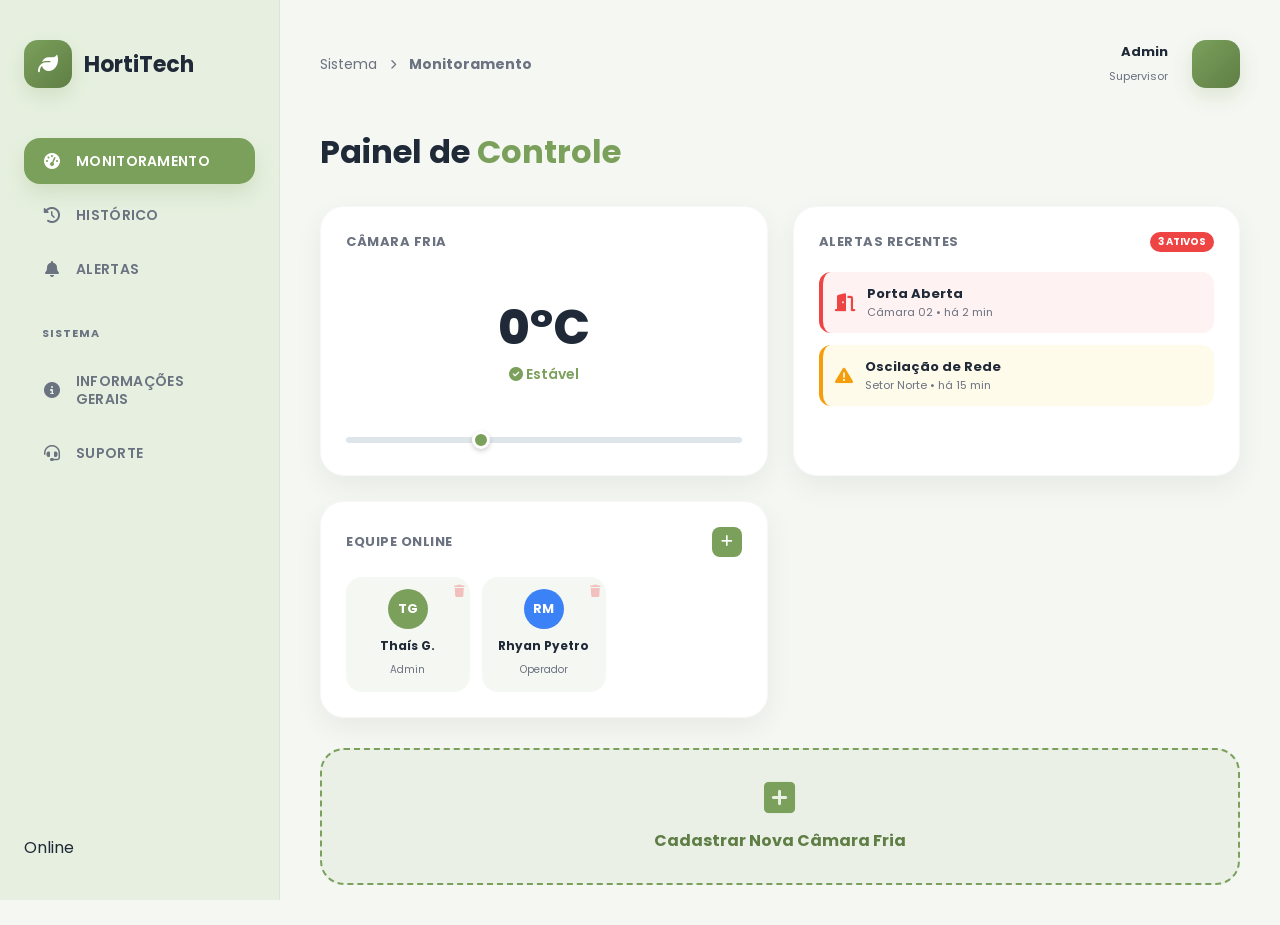
<file: FrontEnd/index.html>
<!DOCTYPE html>
<html lang="pt-br">

<head>
    <meta charset="UTF-8">
    <meta name="viewport" content="width=device-width, initial-scale=1.0">
    <title>HortiTech | Monitoramento</title>

    <link href="https://fonts.googleapis.com/css2?family=Poppins:wght@300;400;500;600;700;800&display=swap" rel="stylesheet">
    <link rel="stylesheet" href="https://cdnjs.cloudflare.com/ajax/libs/font-awesome/6.4.0/css/all.min.css">
    
    <style>
        :root {
            --primary: #7BA05B;
            --primary-dark: #5F7E45;
            --bg: #F4F7F2;
            --sidebar: #E7F0E0;
            --white: #FFFFFF;
            --text: #1F2937;
            --muted: #6B7280;
            --border: rgba(0,0,0,0.05);
            --shadow: 0 10px 30px rgba(0,0,0,0.06);
            --radius: 24px;
        }

        * {
            margin: 0;
            padding: 0;
            box-sizing: border-box;
            font-family: 'Poppins', sans-serif;
        }

        body {
            background: var(--bg);
            color: var(--text);
            min-height: 100vh;
            overflow-x: hidden;
        }

        .app-wrapper {
            display: flex;
            min-height: 100vh;
        }

        .side-navigation {
  width: 280px;
  min-width: 280px;
  background: var(--sidebar);
  border-right: 1px solid rgba(0, 0, 0, 0.05);
  padding: 40px 24px;
  display: flex;
  flex-direction: column;
  position: sticky;
  top: 0;
  height: 100vh;
}

.nav-brand {
  display: flex;
  align-items: center;
  gap: 12px;
  margin-bottom: 50px;
}

.logo-circle {
  width: 48px;
  height: 48px;
  border-radius: 14px;
  background: linear-gradient(135deg, var(--primary), var(--primary-dark));
  display: flex;
  align-items: center;
  justify-content: center;
  color: white;
  font-size: 20px;
  box-shadow: 0 8px 20px rgba(123, 160, 91, 0.2);
}

.nav-brand span {
  font-size: 22px;
  font-weight: 700;
}

/* MENU DE NAVEGAÇÃO (FONTES CORRIGIDAS) */
.nav-menu {
  display: flex;
  flex-direction: column;
  gap: 8px;
  flex: 1;
}

.nav-link {
  text-decoration: none;
  display: flex;
  align-items: center;
  gap: 14px;
  padding: 14px 18px;
  border-radius: 16px;
  color: var(--muted);
  
  font-size: 14px;
  font-weight: 600;
  letter-spacing: 0.3px;
  
  transition: 0.3s ease;
}

.nav-link i {
  font-size: 16px;
  width: 20px;
  text-align: center;
}

.nav-link span {
  line-height: 1.3;
}

.nav-link span small {
  font-size: 14px;
  font-weight: 600;
  text-transform: none;
}

.nav-link:hover {
  background: rgba(255, 255, 255, 0.5);
  transform: translateX(5px);
  color: var(--primary-dark);
}

/* Estado Ativo (Botão Arredondado Verde) */
.nav-link.active {
  background: var(--primary);
  color: white;
  box-shadow: 0 10px 20px rgba(123, 160, 91, 0.2);
}

.nav-item-separator {
  margin: 24px 18px 8px;
  font-size: 11px;
  color: var(--muted);
  font-weight: 700;
  letter-spacing: 1px;
  text-transform: uppercase;
}

        /* VIEWPORT PRINCIPAL */
        .main-viewport {
            flex: 1;
            padding: 40px;
            max-width: 1200px;
            margin: 0 auto;
            width: 100%;
        }

        .content-header {
            display: flex;
            justify-content: space-between;
            align-items: center;
            margin-bottom: 40px;
        }

        .breadcrumb {
            display: flex;
            align-items: center;
            gap: 8px;
            color: var(--muted);
            font-size: 14px;
        }

        .user-profile {
            display: flex;
            align-items: center;
            gap: 14px;
        }

        .user-name {
            font-size: 14px;
            font-weight: 600;
        }

        .avatar {
            width: 48px;
            height: 48px;
            border-radius: 14px;
            background: linear-gradient(135deg, var(--primary), var(--primary-dark));
            box-shadow: 0 8px 20px rgba(123,160,91,0.2);
        }

        .main-heading {
            font-size: 32px;
            font-weight: 700;
            margin-bottom: 30px;
        }

        .highlight {
            color: var(--primary);
        }

        /* DASHBOARD GRID */
        .dashboard-grid {
            display: grid;
            grid-template-columns: repeat(auto-fit, minmax(300px, 1fr));
            gap: 25px;
            margin-bottom: 30px;
        }

        .card {
            background: var(--white);
            border-radius: var(--radius);
            padding: 25px;
            box-shadow: var(--shadow);
            border: 1px solid rgba(0,0,0,0.03);
            transition: transform 0.3s ease;
        }

        .card:hover {
            transform: translateY(-5px);
        }

        .card-header {
            display: flex;
            justify-content: space-between;
            align-items: center;
            margin-bottom: 20px;
        }

        .card-title {
            font-size: 13px;
            font-weight: 700;
            color: var(--muted);
            text-transform: uppercase;
            letter-spacing: 0.5px;
        }

        .temp-display {
            text-align: center;
            padding: 20px 0;
        }

        .temp-value {
            font-size: 48px;
            font-weight: 800;
            color: var(--text);
        }

        .temp-status {
            font-size: 14px;
            color: var(--primary);
            font-weight: 600;
        }

        .slider-control {
            margin-top: 20px;
        }

        .slider {
            width: 100%;
            height: 6px;
            border-radius: 5px;
            background: #dfe6e9;
            outline: none;
            appearance: none;
            -webkit-appearance: none;
        }

        .slider::-webkit-slider-thumb {
            -webkit-appearance: none;
            appearance: none;
            width: 18px;
            height: 18px;
            background: var(--primary);
            border-radius: 50%;
            cursor: pointer;
            border: 3px solid white;
            box-shadow: 0 2px 5px rgba(0, 0, 0, 0.2);
        }

        /* LISTA DE ALERTAS */
        .alert-list {
            display: flex;
            flex-direction: column;
            gap: 12px;
        }

        .alert-item {
            display: flex;
            align-items: center;
            gap: 12px;
            padding: 12px;
            border-radius: 12px;
        }

        .alert-icon {
            font-size: 18px;
        }

        .alert-info h4 {
            font-size: 13px;
            font-weight: 700;
        }

        .alert-info p {
            font-size: 11px;
        }

        /* EQUIPE */
        .team-grid {
            display: grid;
            grid-template-columns: repeat(auto-fill, minmax(110px, 1fr));
            gap: 12px;
            max-height: 200px;
            overflow-y: auto;
        }

        .member-card {
            background: var(--bg);
            padding: 12px;
            border-radius: 16px;
            text-align: center;
            position: relative;
        }

        .member-avatar {
            width: 40px;
            height: 40px;
            border-radius: 50%;
            background: var(--primary);
            margin: 0 auto 8px;
            display: flex;
            align-items: center;
            justify-content: center;
            color: white;
            font-weight: 700;
            font-size: 13px;
        }

        .member-name {
            font-size: 12px;
            font-weight: 700;
            display: block;
            white-space: nowrap;
            overflow: hidden;
            text-overflow: ellipsis;
        }

        .member-role {
            font-size: 10px;
            color: var(--muted);
        }

        .btn-remove-member {
            position: absolute;
            top: 5px;
            right: 5px;
            background: none;
            border: none;
            color: #ef4444;
            cursor: pointer;
            font-size: 12px;
            opacity: 0.3;
            transition: opacity 0.2s;
        }

        .member-card:hover .btn-remove-member {
            opacity: 1;
        }

        .btn-add {
            background: var(--primary);
            color: white;
            border: none;
            width: 30px;
            height: 30px;
            border-radius: 8px;
            cursor: pointer;
            transition: 0.3s;
            display: flex;
            align-items: center;
            justify-content: center;
        }

        .btn-add:hover {
            background: var(--primary-dark);
        }

        /* REGISTRAR CÂMARA */
        .btn-register-camara {
            display: flex;
            flex-direction: column;
            align-items: center;
            justify-content: center;
            gap: 12px;
            background: rgba(123, 160, 91, 0.08);
            border: 2px dashed var(--primary);
            border-radius: var(--radius);
            padding: 30px;
            text-decoration: none;
            color: var(--primary-dark);
            font-weight: 700;
            font-size: 16px;
            transition: all 0.3s ease;
            cursor: pointer;
        }

        .btn-register-camara:hover {
            background: rgba(123, 160, 91, 0.15);
            transform: translateY(-5px);
        }

        .btn-register-camara i {
            font-size: 36px;
            color: var(--primary);
        }

        /* MODAL */
        .modal {
            display: none;
            position: fixed;
            top: 0; left: 0; width: 100%; height: 100%;
            background: rgba(0, 0, 0, 0.4);
            justify-content: center;
            align-items: center;
            z-index: 100;
        }

        .modal-content {
            background: white;
            padding: 30px;
            border-radius: 20px;
            width: 100%;
            max-width: 360px;
            box-shadow: 0 10px 25px rgba(0,0,0,0.1);
        }

        .modal-header {
            font-weight: 700;
            font-size: 18px;
            margin-bottom: 20px;
            color: var(--text);
        }

        .modal input, .modal select {
            width: 100%;
            padding: 12px 16px;
            border: 1.5px solid #dfe6e9;
            border-radius: 25px;
            margin-bottom: 15px;
            outline: none;
            font-size: 13px;
        }

        .modal input:focus, .modal select:focus {
            border-color: var(--primary);
        }

        .modal-actions {
            display: flex;
            gap: 10px;
            justify-content: flex-end;
        }

        .btn-cancel {
            background: #dfe6e9; border: none; padding: 10px 20px; border-radius: 20px; cursor: pointer; font-weight: 600;
        }

        .btn-save {
            background: var(--primary); color: white; border: none; padding: 10px 20px; border-radius: 20px; cursor: pointer; font-weight: 600;
        }
        .camera-card {

    margin-top: 25px;

    width: 100%;
    height: 120px;

    border: 2px dashed #7da55a;

    border-radius: 20px;

    display: flex;
    align-items: center;
    justify-content: center;
    gap: 25px;

    cursor: pointer;

}


.camera-card i {

    font-size: 50px;
    color: #7da55a;

}


.camera-card:hover {

    background:#f0f7eb;

}

        /* ANIMAÇÕES */
        @keyframes fadeInUp {
            from { opacity: 0; transform: translateY(20px); }
            to { opacity: 1; transform: translateY(0); }
        }

        .animate-in {
            animation: fadeInUp .5s ease forwards;
        }

        /* RESPONSIVO */
        @media(max-width: 768px) {
            .side-navigation {
                width: 100%; height: 70px;
                position: fixed; bottom: 0; top: auto;
                flex-direction: row; padding: 10px; z-index: 100;
            }
            .nav-brand, .nav-footer, .nav-item-separator { display: none; }
            .nav-menu { flex-direction: row; width: 100%; justify-content: space-around; }
            .nav-link { padding: 10px; flex-direction: column; font-size: 10px; gap: 4px; }
            .main-viewport { padding: 20px; padding-bottom: 100px; }
            .content-header { flex-direction: column; align-items: flex-start; gap: 20px; }
            .main-heading { font-size: 28px; }
            .dashboard-grid { grid-template-columns: 1fr; }
        }
    </style>
</head>

<body>
    <div class="app-wrapper">
        <aside class="side-navigation">
            <div class="nav-brand">
                <div class="logo-circle">
                    <i class="fa-solid fa-leaf"></i>
                </div>
                <span>HortiTech</span>
            </div>

            <nav class="nav-menu">
                <a href="index.html" class="nav-link active"><i class="fa-solid fa-gauge-high"></i> <span>MONITORAMENTO</span></a>
                <a href="/pages/historico.html" class="nav-link"><i class="fa-solid fa-clock-rotate-left"></i> <span>HISTÓRICO</span></a>
                <a href="/pages/alerta.html" class="nav-link"><i class="fa-solid fa-bell"></i> <span>ALERTAS</span></a>
                <div class="nav-item-separator">SISTEMA</div>
                <a href="/pages/informacoes.html" class="nav-link"><i class="fa-solid fa-circle-info"></i> <span>INFORMAÇÕES GERAIS</span></a>
                <a href="/pages/suporte.html" class="nav-link"><i class="fa-solid fa-headset"></i> <span>SUPORTE</span></a>
            </nav>

            <div class="nav-footer">
                <div class="status-indicator">
                    <span class="dot"></span> Online
                </div>
            </div>
        </aside>

        <main class="main-viewport">
            <header class="content-header">
                <div class="breadcrumb">
                    Sistema <i class="fa-solid fa-chevron-right" style="font-size: 10px; margin: 0 5px;"></i> <b>Monitoramento</b>
                </div>
                <div class="user-profile">
                    <div class="user-info" style="text-align: right; margin-right: 10px;">
                        <span class="user-name" style="display: block; font-size: 13px; font-weight: 700;">Admin</span>
                        <span style="font-size: 11px; color: var(--muted);">Supervisor</span>
                    </div>
                    <div class="avatar"></div>
                </div>
            </header>

            <div class="scrollable-content">
                <section class="animate-in">
                    <h1 class="main-heading">Painel de <span class="highlight">Controle</span></h1>

                    <div class="dashboard-grid">
                        
                        <div class="card">
                            <div class="card-header">
                                <span class="card-title">Câmara Fria</span>
                            </div>
                            <div class="temp-display">
                                <span class="temp-value" id="tempDisplay">0°C</span>
                                <p class="temp-status" id="tempStatus"><i class="fa-solid fa-check-circle"></i> Estável</p>
                            </div>
                            <div class="slider-control">
                                <input type="range" min="-10" max="20" value="0" class="slider" id="tempSlider">
                            </div>
                        </div>

                        <div class="card">
                            <div class="card-header">
                                <span class="card-title">Alertas Recentes</span>
                                <span style="font-size: 10px; background: #ef4444; color: white; padding: 2px 8px; border-radius: 20px; font-weight: 700;">3 ATIVOS</span>
                            </div>
                            <div class="alert-list">
                                <div class="alert-item" style="background: #FEF2F2; border-left: 4px solid #ef4444;">
                                    <i class="fa-solid fa-door-open alert-icon" style="color: #ef4444;"></i>
                                    <div class="alert-info">
                                        <h4 style="color: var(--text);">Porta Aberta</h4>
                                        <p style="color: var(--muted);">Câmara 02 • há 2 min</p>
                                    </div>
                                </div>
                                <div class="alert-item" style="background: #FFFBEB; border-left: 4px solid #f59e0b;">
                                    <i class="fa-solid fa-triangle-exclamation alert-icon" style="color: #f59e0b;"></i>
                                    <div class="alert-info">
                                        <h4 style="color: var(--text);">Oscilação de Rede</h4>
                                        <p style="color: var(--muted);">Setor Norte • há 15 min</p>
                                    </div>
                                </div>
                            </div>
                        </div>

                        <div class="card">
                            <div class="card-header">
                                <span class="card-title">Equipe Online</span>
                                <button class="btn-add" onclick="openModal()" title="Adicionar Colaborador"><i class="fa-solid fa-plus"></i></button>
                            </div>
                            <div class="team-grid" id="teamGrid">
                                <div class="member-card" data-id="1">
                                    <button class="btn-remove-member" onclick="removeMember(1)"><i class="fa-solid fa-trash"></i></button>
                                    <div class="member-avatar">TG</div>
                                    <span class="member-name">Thaís G.</span>
                                    <span class="member-role">Admin</span>
                                </div>
                                <div class="member-card" data-id="2">
                                    <button class="btn-remove-member" onclick="removeMember(2)"><i class="fa-solid fa-trash"></i></button>
                                    <div class="member-avatar" style="background: #3b82f6;">RM</div>
                                    <span class="member-name">Rhyan Pyetro</span>
                                    <span class="member-role">Operador</span>
                                </div>
                            </div>
                        </div>
                    </div>

                    <a href="/pages/cadastroCamara.html" class="btn-register-camara animate-in" style="animation-delay: 0.2s;">
                        <i class="fa-solid fa-square-plus"></i>
                        <span>Cadastrar Nova Câmara Fria</span>

                        <div id="cameraCadastrada" class="camera-card" style="display:none;">

    <i class="fa-solid fa-house"></i>

    <div>
        <h3 id="nomeCamera"></h3>
        <p>Câmara cadastrada</p>
    </div>

</div>
                    </a>
                </section>
            </div>
        </main>
    </div>

    <div class="modal" id="colaboradorModal">
        <div class="modal-content">
            <div class="modal-header">Novo Colaborador</div>
            <input type="text" id="newMemberName" placeholder="Nome do colaborador" required>
            <select id="newMemberRole">
                <option value="Operador">Operador</option>
                <option value="Admin">Admin</option>
                <option value="Supervisor">Supervisor</option>
            </select>
            <div class="modal-actions">
                <button class="btn-cancel" onclick="closeModal()">Cancelar</button>
                <button class="btn-save" onclick="addMember()">Adicionar</button>
            </div>
        </div>
    </div>

   

    
</div>

    <script>
        const slider = document.getElementById('tempSlider');
        const display = document.getElementById('tempDisplay');
        const status = document.getElementById('tempStatus');

        slider.addEventListener('input', (e) => {
            const val = parseInt(e.target.value);
            display.innerText = val + '°C';
            if (val > 12) {
                display.style.color = '#ef4444';
                status.style.color = '#ef4444';
                status.innerHTML = '<i class="fa-solid fa-triangle-exclamation"></i> Muito Alta';
            } else if (val < -5) {
                display.style.color = '#3b82f6';
                status.style.color = '#3b82f6';
                status.innerHTML = '<i class="fa-solid fa-snowflake"></i> Muito Baixa';
            } else {
                display.style.color = 'var(--text)';
                status.style.color = 'var(--primary)';
                status.innerHTML = '<i class="fa-solid fa-check-circle"></i> Estável';
            }
        });

        function openModal() {
            document.getElementById('colaboradorModal').style.display = 'flex';
        }

        function closeModal() {
            document.getElementById('colaboradorModal').style.display = 'none';
            document.getElementById('newMemberName').value = '';
        }

        function removeMember(id) {
            const memberCard = document.querySelector(`.member-card[data-id="${id}"]`);
            if (memberCard) memberCard.remove();
        }

        function addMember() {
            const name = document.getElementById('newMemberName').value.trim();
            const role = document.getElementById('newMemberRole').value;
            
            if (!name) {
                alert('Por favor, insira o nome do colaborador.');
                return;
            }

            const id = Date.now();
            const initials = name.split(' ').map(n => n[0]).join('').toUpperCase().substring(0, 2);
            
            const newCard = document.createElement('div');
            newCard.className = 'member-card';
            newCard.setAttribute('data-id', id);
            newCard.innerHTML = `
                <button class="btn-remove-member" onclick="removeMember(${id})"><i class="fa-solid fa-trash"></i></button>
                <div class="member-avatar" style="background: var(--primary-dark);">${initials}</div>
                <span class="member-name">${name}</span>
                <span class="member-role">${role}</span>
            `;
            
            document.getElementById('teamGrid').appendChild(newCard);
            closeModal();

            
        }

        document.addEventListener("DOMContentLoaded",()=>{


const camera = JSON.parse(
localStorage.getItem("cameraCadastrada")
);


if(camera){


const card = document.getElementById("cameraCadastrada");


card.style.display="flex";


document.getElementById("nomeCamera").innerHTML =
camera.nome;



card.onclick=function(){


window.location.href="informacoes.html";


}



}


});


document.addEventListener("DOMContentLoaded",()=>{


const lista = document.getElementById("listaCameras");


const cameras = JSON.parse(
localStorage.getItem("cameras")
) || [];



cameras.forEach((camera,index)=>{


lista.innerHTML += `

<div class="camera-card" onclick="abrirCamera(${index})">


<i class="fa-solid fa-house"></i>


<div>

<h3>${camera.nome}</h3>

<p>
Câmara cadastrada
</p>

</div>


</div>

`;

});


});



function abrirCamera(index){


localStorage.setItem(
"cameraSelecionada",
index
);


window.location.href="informacoes.html";


}
    </script>
</body>
</html>
</file>
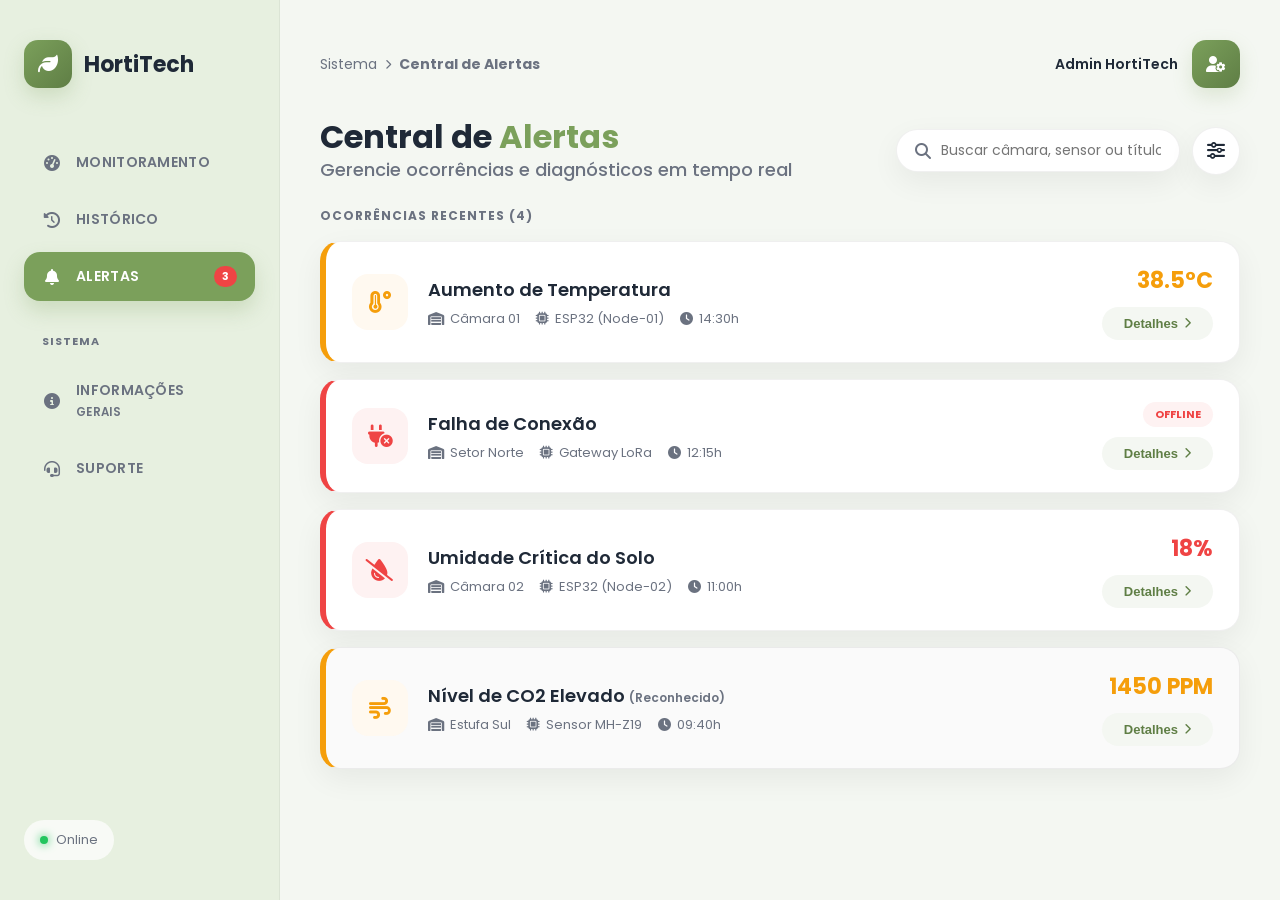
<file: FrontEnd/pages/alerta.html>
<!DOCTYPE html>
<html lang="pt-BR">
<head>
  <meta charset="UTF-8" />
  <meta name="viewport" content="width=device-width, initial-scale=1.0"/>
  <title>HortiTech • Central de Alertas</title>

  <!-- Google Fonts -->
  <link rel="preconnect" href="https://fonts.googleapis.com">
  <link rel="preconnect" href="https://fonts.gstatic.com" crossorigin>
  <link href="https://fonts.googleapis.com/css2?family=Poppins:wght@400;500;600;700;800&display=swap" rel="stylesheet">

  <!-- Font Awesome Icons -->
  <link rel="stylesheet" href="https://cdnjs.cloudflare.com/ajax/libs/font-awesome/6.5.1/css/all.min.css">
  
  <!-- CSS Personalizado -->
  <link rel="stylesheet" href="../css/alerta.css">
</head>

<body>

<div class="app-wrapper">

  <!-- SIDEBAR NAVEGAÇÃO -->
  <aside class="side-navigation">
    <div class="nav-brand">
      <div class="logo-circle">
        <i class="fa-solid fa-leaf"></i>
      </div>
      <span>HortiTech</span>
    </div>

    <nav class="nav-menu">
      <a href="/index.html" class="nav-link">
        <i class="fa-solid fa-gauge-high"></i>
        <span>MONITORAMENTO</span>
      </a>
      <a href="/pages/historico.html" class="nav-link">
        <i class="fa-solid fa-clock-rotate-left"></i>
        <span>HISTÓRICO</span>
      </a>
      
      <a href="/pages/alerta.html" class="nav-link active">
        <i class="fa-solid fa-bell"></i>
        <span>ALERTAS</span>
        <span class="nav-badge" id="alert-counter-badge">0</span>
      </a>
      
      <div class="nav-item-separator">SISTEMA</div>
      
      <a href="/pages/informacoes.html" class="nav-link">
        <i class="fa-solid fa-circle-info"></i>
        <span>INFORMAÇÕES<br><small>GERAIS</small></span>
      </a>
      <a href="/pages/suporte.html" class="nav-link">
        <i class="fa-solid fa-headset"></i>
        <span>SUPORTE</span>
      </a>
    </nav>

    <div class="nav-footer">
      <div class="status-indicator">
        <div class="dot"></div>
        <span>Online</span>
      </div>
    </div>
  </aside>

  <!-- CONTEÚDO PRINCIPAL -->
  <main class="main-viewport">
    
    <header class="content-header">
      <div class="breadcrumb">
        <span>Sistema</span>
        <i class="fa-solid fa-chevron-right" style="font-size: 10px;"></i>
        <strong>Central de Alertas</strong>
      </div>

      <div class="user-profile">
        <span class="user-name">Admin HortiTech</span>
        <div class="avatar">
          <i class="fa-solid fa-user-gear"></i>
        </div>
      </div>
    </header>

    <div class="scrollable-content">
      
      <!-- CABEÇALHO DA PÁGINA COM BARRA DE PESQUISA -->
      <div class="page-topbar">
        <div>
          <h1 class="main-heading">Central de <span class="highlight">Alertas</span></h1>
          <h2 class="sub-heading">Gerencie ocorrências e diagnósticos em tempo real</h2>
        </div>

        <div class="topbar-actions">
          <div class="search-box">
            <i class="fa-solid fa-magnifying-glass"></i>
            <input type="text" id="input-search" placeholder="Buscar câmara, sensor ou título...">
            <button class="clear-search-btn" id="btn-clear-search" style="display: none;">
              <i class="fa-solid fa-xmark"></i>
            </button>
          </div>

          <button class="filter-btn" id="btn-open-filter" title="Filtrar alertas">
            <i class="fa-solid fa-sliders"></i>
            <span class="filter-indicator" id="filter-indicator"></span>
          </button>
        </div>
      </div>

      <!-- TAGS DE FILTROS ATIVOS -->
      <div class="active-filters-bar" id="active-filters-bar" style="display: none;">
        <span class="filters-label"><i class="fa-solid fa-filter"></i> Filtros ativos:</span>
        <div class="filter-tags-list" id="filter-tags-list"></div>
        <button class="btn-clear-all-filters" id="btn-clear-all-filters">Limpar todos</button>
      </div>

      <!-- PAINEL DE ALERTAS -->
      <section class="alerts-section">
        <div class="section-title">
          <span>Ocorrências Recentes (<span id="alert-count-text">0</span>)</span>
        </div>

        <!-- LISTA ONDE OS CARDS SERÃO RENDERIZADOS DINAMICAMENTE -->
        <div id="alerts-list-container"></div>

        <!-- ESTADO VAZIO CUJO TEXTO MUDA QUANDO NÃO HÁ RESULTADOS DA PESQUISA -->
        <div class="empty-state" id="empty-state" style="display: none;">
          <div class="empty-icon">
            <i class="fa-solid fa-bell-slash"></i>
          </div>
          <h3 id="empty-state-title">Nenhum alerta encontrado</h3>
          <p id="empty-state-desc">Tente ajustar seus termos de busca ou remover os filtros aplicados.</p>
          <button class="btn-reset-search" id="btn-reset-search">Limpar Pesquisa</button>
        </div>
      </section>

    </div>
  </main>
</div>


<!-- =========================================
     MODAL DE DETALHES DO ALERTA
========================================= -->
<div class="modal-backdrop" id="modal-details-backdrop">
  <div class="modal-container" id="modal-details">
    
    <div class="modal-header">
      <div class="modal-title-group">
        <div class="modal-icon-badge" id="modal-severity-icon">
          <i class="fa-solid fa-triangle-exclamation"></i>
        </div>
        <div>
          <span class="modal-subtitle" id="modal-camara-tag">Câmara 01 • Setor A</span>
          <h2 class="modal-title" id="modal-alert-title">Aumento de Temperatura</h2>
        </div>
      </div>
      <button class="modal-close-btn" id="btn-close-modal">
        <i class="fa-solid fa-xmark"></i>
      </button>
    </div>

    <div class="modal-body">
      
      <!-- GRID DE MÉTRICAS -->
      <div class="modal-grid-metrics">
        <div class="metric-card">
          <span class="metric-label">Valor Detectado</span>
          <strong class="metric-value highlight-danger" id="modal-metric-value">38.5°C</strong>
        </div>
        <div class="metric-card">
          <span class="metric-label">Limite Esperado</span>
          <strong class="metric-value" id="modal-metric-expected">18.0°C - 24.0°C</strong>
        </div>
        <div class="metric-card">
          <span class="metric-label">Horário do Disparo</span>
          <strong class="metric-value" id="modal-metric-time">14:30:12h</strong>
        </div>
        <div class="metric-card">
          <span class="metric-label">Dispositivo Hardware</span>
          <strong class="metric-value" id="modal-metric-device">ESP32 (Node-04)</strong>
        </div>
      </div>

      <!-- CAIXA DE DIAGNÓSTICO -->
      <div class="diagnosis-box">
        <div class="box-header">
          <i class="fa-solid fa-stethoscope"></i>
          <span>Diagnóstico Automático HortiTech</span>
        </div>
        <p class="diagnosis-text" id="modal-diagnosis-text">
          Oscilação térmica crítica detectada pelo sensor DHT22. Risco moderado de comprometimento da germinação e desidratação foliar da cultura.
        </p>
      </div>

      <!-- LISTA DE AÇÕES RECOMENDADAS -->
      <div class="recommended-actions">
        <h4><i class="fa-solid fa-list-check"></i> Procedimentos de Correção</h4>
        <ul id="modal-actions-list">
          <li>Verifique se o sistema de ventilação do Setor A está desarmado.</li>
          <li>Inspecione os fusíveis e fonte de alimentação da Câmara 01.</li>
          <li>Acione a irrigação de emergência se a temperatura exceder 40°C.</li>
        </ul>
      </div>

      <!-- HISTÓRICO RÁPIDO DO DISPOSITIVO -->
      <div class="device-history">
        <div class="history-item">
          <i class="fa-solid fa-circle-info"></i>
          <span>Status do Gateway: <strong>Operacional (Sinal 88%)</strong></span>
        </div>
        <div class="history-item">
          <i class="fa-solid fa-shield-halved"></i>
          <span>Última calibração: <strong>10 dias atrás</strong></span>
        </div>
      </div>

    </div>

    <!-- RODAPÉ DO MODAL -->
    <div class="modal-footer">
      <button class="btn-modal-secondary" id="btn-acknowledge-alert">
        <i class="fa-solid fa-eye"></i> Reconhecer
      </button>
      <button class="btn-modal-primary" id="btn-resolve-alert">
        <i class="fa-solid fa-check"></i> Resolver Alerta
      </button>
    </div>

  </div>
</div>


<!-- =========================================
     MODAL DE FILTROS AVANÇADOS
========================================= -->
<div class="modal-backdrop" id="modal-filter-backdrop">
  <div class="modal-container filter-modal-size" id="modal-filter">
    
    <div class="modal-header">
      <div class="modal-title-group">
        <div class="modal-icon-badge filter-badge">
          <i class="fa-solid fa-sliders"></i>
        </div>
        <div>
          <h2 class="modal-title">Filtrar Alertas</h2>
          <span class="modal-subtitle">Refine os resultados exibidos na central</span>
        </div>
      </div>
      <button class="modal-close-btn" id="btn-close-filter-modal">
        <i class="fa-solid fa-xmark"></i>
      </button>
    </div>

    <div class="modal-body">
      
      <!-- SEVERIDADE -->
      <div class="filter-group">
        <label class="filter-label">Nível de Severidade</label>
        <div class="filter-options-grid">
          <button class="chip-btn active" data-filter-type="severity" data-value="all">Todos</button>
          <button class="chip-btn" data-filter-type="severity" data-value="critical">Crítico</button>
          <button class="chip-btn" data-filter-type="severity" data-value="warning">Atenção</button>
          <button class="chip-btn" data-filter-type="severity" data-value="info">Informativo</button>
        </div>
      </div>

      <!-- CÂMARA / LOCAL -->
      <div class="filter-group">
        <label class="filter-label">Câmara / Setor</label>
        <select class="filter-select" id="select-filter-camara">
          <option value="all">Todas as Câmaras</option>
          <option value="Câmara 01">Câmara 01</option>
          <option value="Câmara 02">Câmara 02</option>
          <option value="Câmara 03">Câmara 03</option>
          <option value="Setor Norte">Setor Norte</option>
          <option value="Estufa Sul">Estufa Sul</option>
        </select>
      </div>

      <!-- STATUS DO ALERTA -->
      <div class="filter-group">
        <label class="filter-label">Status da Ocorrência</label>
        <div class="filter-options-grid">
          <button class="chip-btn active" data-filter-type="status" data-value="all">Todos</button>
          <button class="chip-btn" data-filter-type="status" data-value="active">Ativos</button>
          <button class="chip-btn" data-filter-type="status" data-value="acknowledged">Reconhecidos</button>
        </div>
      </div>

    </div>

    <div class="modal-footer">
      <button class="btn-modal-secondary" id="btn-reset-filters">Limpar Filtros</button>
      <button class="btn-modal-primary" id="btn-apply-filters">Aplicar Filtros</button>
    </div>

  </div>
</div>

<!-- SCRIPTS -->
<script src="../script/alerta.js"></script>

</body>
</html>
</file>
<file: FrontEnd/css/alerta.css>
:root {
  /* Paleta oficial HortiTech */
  --primary: #7BA05B;
  --primary-dark: #5F7E45;
  --bg: #F4F7F2;
  --sidebar: #E7F0E0;
  --white: #FFFFFF;
  --text: #1F2937;
  --muted: #6B7280;
  --warning: #f59e0b; 
  --danger: #ef4444; 
  --info: #3b82f6;
  --border: rgba(0, 0, 0, 0.06);
  --shadow: 0 10px 30px rgba(0, 0, 0, 0.06);
  --shadow-lg: 0 20px 40px rgba(0, 0, 0, 0.12);
  --radius: 20px;
}

/* RESET E BASE */
* {
  margin: 0;
  padding: 0;
  box-sizing: border-box;
}

body {
  font-family: 'Poppins', sans-serif;
  background: var(--bg);
  color: var(--text);
  min-height: 100vh;
}

.app-wrapper {
  display: flex;
  min-height: 100vh;
}

/* =========================================
   SIDEBAR NAVEGAÇÃO
========================================= */
.side-navigation {
  width: 280px;
  min-width: 280px;
  background: var(--sidebar);
  border-right: 1px solid rgba(0, 0, 0, 0.05);
  padding: 40px 24px;
  display: flex;
  flex-direction: column;
  position: sticky;
  top: 0;
  height: 100vh;
}

.nav-brand {
  display: flex;
  align-items: center;
  gap: 12px;
  margin-bottom: 50px;
}

.logo-circle {
  width: 48px;
  height: 48px;
  border-radius: 14px;
  background: linear-gradient(135deg, var(--primary), var(--primary-dark));
  display: flex;
  align-items: center;
  justify-content: center;
  color: white;
  font-size: 20px;
  box-shadow: 0 8px 20px rgba(123, 160, 91, 0.25);
}

.nav-brand span {
  font-size: 22px;
  font-weight: 700;
}

.nav-menu {
  display: flex;
  flex-direction: column;
  gap: 8px;
  flex: 1;
}

.nav-link {
  text-decoration: none;
  display: flex;
  align-items: center;
  gap: 14px;
  padding: 14px 18px;
  border-radius: 16px;
  color: var(--muted);
  font-size: 14px;
  font-weight: 600;
  letter-spacing: 0.3px;
  transition: all 0.3s ease;
  position: relative;
}

.nav-link i {
  font-size: 16px;
  width: 20px;
  text-align: center;
}

.nav-link.active {
  background: var(--primary);
  color: white;
  box-shadow: 0 10px 20px rgba(123, 160, 91, 0.25);
}

.nav-link:not(.active):hover {
  background: rgba(255, 255, 255, 0.6);
  transform: translateX(5px);
  color: var(--primary-dark);
}

.nav-badge {
  background: var(--danger);
  color: white;
  font-size: 11px;
  font-weight: 700;
  padding: 2px 8px;
  border-radius: 50px;
  margin-left: auto;
}

.nav-item-separator {
  margin: 24px 18px 8px;
  font-size: 11px;
  color: var(--muted);
  font-weight: 700;
  letter-spacing: 1px;
  text-transform: uppercase;
}

.nav-footer {
  margin-top: auto;
}

.status-indicator {
  display: flex;
  align-items: center;
  gap: 8px;
  background: rgba(255, 255, 255, 0.7);
  padding: 10px 16px;
  border-radius: 50px;
  width: fit-content;
  font-size: 13px;
  color: var(--muted);
}

.dot {
  width: 8px;
  height: 8px;
  border-radius: 50%;
  background: #22c55e;
  box-shadow: 0 0 10px #22c55e;
}

/* =========================================
   MAIN VIEWPORT
========================================= */
.main-viewport {
  flex: 1;
  padding: 40px;
  max-width: 1200px;
  margin: 0 auto;
  width: 100%;
}

.content-header {
  display: flex;
  justify-content: space-between;
  align-items: center;
  margin-bottom: 30px;
}

.breadcrumb {
  display: flex;
  align-items: center;
  gap: 8px;
  color: var(--muted);
  font-size: 14px;
}

.user-profile {
  display: flex;
  align-items: center;
  gap: 14px;
}

.user-name {
  font-size: 14px;
  font-weight: 600;
}

.avatar {
  width: 48px;
  height: 48px;
  border-radius: 14px;
  background: linear-gradient(135deg, var(--primary), var(--primary-dark));
  display: flex;
  align-items: center;
  justify-content: center;
  color: white;
  box-shadow: 0 8px 20px rgba(123, 160, 91, 0.2);
}

.page-topbar {
  display: flex;
  justify-content: space-between;
  align-items: center;
  margin-bottom: 24px;
  flex-wrap: wrap;
  gap: 20px;
}

.main-heading {
  font-size: 32px;
  font-weight: 700;
  line-height: 1.2;
}

.highlight {
  color: var(--primary);
}

.sub-heading {
  font-size: 18px;
  font-weight: 500;
  color: var(--muted);
}

/* BUSCA E FILTROS */
.topbar-actions {
  display: flex;
  align-items: center;
  gap: 12px;
}

.search-box {
  display: flex;
  align-items: center;
  gap: 10px;
  background: var(--white);
  padding: 10px 18px;
  border-radius: 50px;
  box-shadow: var(--shadow);
  border: 1px solid var(--border);
  transition: all 0.3s ease;
}

.search-box:focus-within {
  border-color: var(--primary);
  box-shadow: 0 0 0 4px rgba(123, 160, 91, 0.15);
}

.search-box i {
  color: var(--muted);
}

.search-box input {
  border: none;
  outline: none;
  width: 220px;
  font-family: 'Poppins', sans-serif;
  font-size: 14px;
  background: transparent;
}

.clear-search-btn {
  border: none;
  background: transparent;
  color: var(--muted);
  cursor: pointer;
  padding: 2px 6px;
  border-radius: 50%;
  transition: 0.2s;
}

.clear-search-btn:hover {
  background: #f3f4f6;
  color: var(--text);
}

.filter-btn {
  position: relative;
  width: 48px;
  height: 48px;
  border: none;
  border-radius: 50%;
  background: var(--white);
  box-shadow: var(--shadow);
  border: 1px solid var(--border);
  cursor: pointer;
  display: flex;
  align-items: center;
  justify-content: center;
  font-size: 18px;
  color: var(--text);
  transition: all 0.3s ease;
}

.filter-btn:hover {
  background: var(--primary);
  color: var(--white);
  transform: translateY(-2px);
}

.filter-indicator {
  position: absolute;
  top: 10px;
  right: 10px;
  width: 10px;
  height: 10px;
  background: var(--warning);
  border-radius: 50%;
  border: 2px solid white;
  display: none;
}

/* BARRA DE FILTROS ATIVOS */
.active-filters-bar {
  display: flex;
  align-items: center;
  gap: 12px;
  margin-bottom: 24px;
  background: rgba(255, 255, 255, 0.8);
  padding: 10px 18px;
  border-radius: 16px;
  flex-wrap: wrap;
}

.filters-label {
  font-size: 12px;
  font-weight: 700;
  color: var(--muted);
  text-transform: uppercase;
}

.filter-tags-list {
  display: flex;
  gap: 8px;
  flex-wrap: wrap;
}

.filter-tag {
  background: #eef7e8;
  color: var(--primary-dark);
  font-size: 12px;
  font-weight: 600;
  padding: 4px 12px;
  border-radius: 50px;
  display: flex;
  align-items: center;
  gap: 6px;
}

.filter-tag i {
  cursor: pointer;
  font-size: 11px;
}

.btn-clear-all-filters {
  border: none;
  background: transparent;
  color: var(--danger);
  font-size: 12px;
  font-weight: 600;
  cursor: pointer;
  margin-left: auto;
  text-decoration: underline;
}

/* CARDS DE ALERTA */
.section-title {
  margin-bottom: 16px;
  color: var(--muted);
  font-size: 12px;
  font-weight: 700;
  text-transform: uppercase;
  letter-spacing: 1px;
}

.alert-card {
  background: var(--white);
  border-radius: var(--radius);
  padding: 22px 26px;
  display: flex;
  justify-content: space-between;
  align-items: center;
  margin-bottom: 16px;
  box-shadow: var(--shadow);
  border: 1px solid var(--border);
  border-left: 6px solid var(--muted);
  transition: all 0.3s cubic-bezier(0.16, 1, 0.3, 1);
  animation: fadeIn 0.4s ease forwards;
}

.alert-card:hover {
  transform: translateY(-4px);
  box-shadow: var(--shadow-lg);
}

.alert-card.critical { border-left-color: var(--danger); }
.alert-card.warning { border-left-color: var(--warning); }
.alert-card.info { border-left-color: var(--info); }
.alert-card.acknowledged { opacity: 0.75; background: #fafafa; }

.alert-main-content {
  display: flex;
  align-items: center;
  gap: 20px;
}

.icon-box {
  width: 56px;
  height: 56px;
  border-radius: 16px;
  display: flex;
  align-items: center;
  justify-content: center;
  font-size: 22px;
  flex-shrink: 0;
}

.warning .icon-box { background: #FFF9F0; color: var(--warning); }
.critical .icon-box { background: #FEF2F2; color: var(--danger); }
.info .icon-box { background: #EFF6FF; color: var(--info); }

.alert-info h3 {
  font-size: 18px;
  font-weight: 600;
  margin-bottom: 6px;
}

.meta {
  display: flex;
  gap: 16px;
  flex-wrap: wrap;
}

.meta span {
  display: flex;
  align-items: center;
  gap: 6px;
  font-size: 13px;
  color: var(--muted);
}

.alert-side {
  display: flex;
  flex-direction: column;
  align-items: flex-end;
  gap: 10px;
}

.alert-side strong {
  font-size: 22px;
  font-weight: 700;
}

.status-pill {
  padding: 4px 12px;
  border-radius: 50px;
  font-size: 11px;
  font-weight: 700;
  text-transform: uppercase;
}

.status-pill.danger { background: #FEF2F2; color: var(--danger); }
.status-pill.warning-pill { background: #FFF9F0; color: var(--warning); }
.status-pill.acknowledged-pill { background: #E5E7EB; color: #4B5563; }

.btn-details {
  border: none;
  background: #F4F7F2;
  color: var(--primary-dark);
  padding: 9px 22px;
  border-radius: 50px;
  font-weight: 600;
  font-size: 13px;
  cursor: pointer;
  transition: all 0.3s ease;
  display: inline-flex;
  align-items: center;
  gap: 6px;
}

.btn-details:hover {
  background: var(--primary);
  color: var(--white);
  transform: scale(1.03);
}

/* ESTADO VAZIO */
.empty-state {
  text-align: center;
  padding: 60px 20px;
  background: var(--white);
  border-radius: var(--radius);
  box-shadow: var(--shadow);
  margin-top: 20px;
}

.empty-icon {
  width: 80px;
  height: 80px;
  border-radius: 50%;
  background: #F4F7F2;
  color: var(--muted);
  display: flex;
  align-items: center;
  justify-content: center;
  font-size: 32px;
  margin: 0 auto 20px;
}

.empty-state h3 {
  font-size: 20px;
  margin-bottom: 8px;
}

.empty-state p {
  color: var(--muted);
  font-size: 14px;
  max-width: 400px;
  margin: 0 auto 20px;
}

.btn-reset-search {
  border: none;
  background: var(--primary);
  color: white;
  padding: 10px 24px;
  border-radius: 50px;
  font-weight: 600;
  cursor: pointer;
  transition: 0.3s;
}

.btn-reset-search:hover {
  background: var(--primary-dark);
}

/* =========================================
   MODAIS E SOBREPOSIÇÕES
========================================= */
.modal-backdrop {
  position: fixed;
  top: 0;
  left: 0;
  width: 100vw;
  height: 100vh;
  background: rgba(15, 23, 42, 0.45);
  backdrop-filter: blur(6px);
  z-index: 999;
  display: flex;
  align-items: center;
  justify-content: center;
  opacity: 0;
  visibility: hidden;
  transition: all 0.3s ease;
  padding: 20px;
}

.modal-backdrop.active {
  opacity: 1;
  visibility: visible;
}

.modal-container {
  background: var(--white);
  width: 100%;
  max-width: 640px;
  border-radius: 28px;
  box-shadow: var(--shadow-lg);
  overflow: hidden;
  transform: scale(0.92) translateY(20px);
  transition: all 0.3s cubic-bezier(0.16, 1, 0.3, 1);
}

.modal-backdrop.active .modal-container {
  transform: scale(1) translateY(0);
}

.filter-modal-size {
  max-width: 500px;
}

/* CABEÇALHO MODAL */
.modal-header {
  padding: 24px 28px;
  border-bottom: 1px solid var(--border);
  display: flex;
  align-items: center;
  justify-content: space-between;
}

.modal-title-group {
  display: flex;
  align-items: center;
  gap: 16px;
}

.modal-icon-badge {
  width: 48px;
  height: 48px;
  border-radius: 14px;
  display: flex;
  align-items: center;
  justify-content: center;
  font-size: 20px;
  background: #FEF2F2;
  color: var(--danger);
}

.filter-badge {
  background: #E7F0E0;
  color: var(--primary-dark);
}

.modal-subtitle {
  font-size: 12px;
  color: var(--muted);
  font-weight: 600;
  text-transform: uppercase;
}

.modal-title {
  font-size: 20px;
  font-weight: 700;
  color: var(--text);
  line-height: 1.2;
}

.modal-close-btn {
  border: none;
  background: #f3f4f6;
  width: 36px;
  height: 36px;
  border-radius: 50%;
  display: flex;
  align-items: center;
  justify-content: center;
  cursor: pointer;
  color: var(--muted);
  transition: 0.2s;
}

.modal-close-btn:hover {
  background: #e5e7eb;
  color: var(--text);
}

/* CORPO DO MODAL */
.modal-body {
  padding: 28px;
  max-height: 70vh;
  overflow-y: auto;
}

.modal-grid-metrics {
  display: grid;
  grid-template-columns: repeat(2, 1fr);
  gap: 14px;
  margin-bottom: 24px;
}

.metric-card {
  background: #F8FAF6;
  padding: 14px 18px;
  border-radius: 16px;
  border: 1px solid rgba(0, 0, 0, 0.03);
}

.metric-label {
  display: block;
  font-size: 11px;
  color: var(--muted);
  font-weight: 600;
  text-transform: uppercase;
  margin-bottom: 4px;
}

.metric-value {
  font-size: 16px;
  font-weight: 700;
  color: var(--text);
}

.highlight-danger {
  color: var(--danger);
}

.diagnosis-box {
  background: #FFF9F0;
  border-left: 4px solid var(--warning);
  padding: 16px 20px;
  border-radius: 14px;
  margin-bottom: 24px;
}

.box-header {
  display: flex;
  align-items: center;
  gap: 8px;
  color: #b45309;
  font-weight: 700;
  font-size: 13px;
  margin-bottom: 6px;
}

.diagnosis-text {
  font-size: 13px;
  color: #78350f;
  line-height: 1.5;
}

.recommended-actions h4 {
  font-size: 14px;
  font-weight: 700;
  margin-bottom: 12px;
  display: flex;
  align-items: center;
  gap: 8px;
  color: var(--text);
}

.recommended-actions ul {
  list-style: none;
  padding-left: 0;
  margin-bottom: 24px;
}

.recommended-actions li {
  font-size: 13px;
  color: var(--muted);
  padding: 8px 12px;
  background: #ffffff;
  border: 1px solid var(--border);
  border-radius: 10px;
  margin-bottom: 8px;
  display: flex;
  align-items: center;
  gap: 10px;
}

.recommended-actions li::before {
  content: "•";
  color: var(--primary);
  font-weight: bold;
  font-size: 18px;
}

.device-history {
  display: flex;
  flex-direction: column;
  gap: 8px;
  padding-top: 16px;
  border-top: 1px solid var(--border);
}

.history-item {
  font-size: 12px;
  color: var(--muted);
  display: flex;
  align-items: center;
  gap: 8px;
}

/* ESTILOS DE FILTROS */
.filter-group {
  margin-bottom: 20px;
}

.filter-label {
  display: block;
  font-size: 13px;
  font-weight: 700;
  margin-bottom: 10px;
  color: var(--text);
}

.filter-options-grid {
  display: flex;
  gap: 8px;
  flex-wrap: wrap;
}

.chip-btn {
  border: 1px solid var(--border);
  background: #f8faf6;
  padding: 8px 16px;
  border-radius: 50px;
  font-size: 13px;
  font-weight: 500;
  cursor: pointer;
  transition: all 0.2s;
  color: var(--muted);
}

.chip-btn.active {
  background: var(--primary);
  color: white;
  border-color: var(--primary);
  font-weight: 600;
}

.filter-select {
  width: 100%;
  padding: 12px 16px;
  border-radius: 14px;
  border: 1px solid var(--border);
  background: #f8faf6;
  font-family: inherit;
  font-size: 14px;
  outline: none;
}

.filter-select:focus {
  border-color: var(--primary);
}

/* RODAPÉ MODAL */
.modal-footer {
  padding: 20px 28px;
  background: #fafafa;
  border-top: 1px solid var(--border);
  display: flex;
  justify-content: flex-end;
  gap: 12px;
}

.btn-modal-secondary {
  border: 1px solid var(--border);
  background: white;
  color: var(--text);
  padding: 10px 20px;
  border-radius: 50px;
  font-weight: 600;
  font-size: 13px;
  cursor: pointer;
  transition: 0.2s;
}

.btn-modal-secondary:hover {
  background: #f3f4f6;
}

.btn-modal-primary {
  border: none;
  background: var(--primary);
  color: white;
  padding: 10px 22px;
  border-radius: 50px;
  font-weight: 600;
  font-size: 13px;
  cursor: pointer;
  transition: 0.2s;
  display: flex;
  align-items: center;
  gap: 6px;
}

.btn-modal-primary:hover {
  background: var(--primary-dark);
}

/* ANIMAÇÕES */
@keyframes fadeIn {
  from { opacity: 0; transform: translateY(10px); }
  to { opacity: 1; transform: translateY(0); }
}

/* RESPONSIVIDADE */
@media (max-width: 768px) {
  .side-navigation {
    width: 100%;
    height: 70px;
    position: fixed;
    bottom: 0;
    top: auto;
    flex-direction: row;
    padding: 10px;
    z-index: 100;
    border-right: none;
    border-top: 1px solid rgba(0,0,0,0.05);
  }
  
  .nav-brand, .nav-footer, .nav-item-separator { display: none; }
  .nav-menu { flex-direction: row; width: 100%; justify-content: space-around; gap: 0; }
  .nav-link { padding: 10px; flex-direction: column; font-size: 10px; gap: 4px; border-radius: 12px; }
  .nav-link i { font-size: 16px; }
  .nav-link span br, .nav-link span small { display: none; }
  .nav-badge { position: absolute; top: 4px; right: 12px; }

  .main-viewport { padding: 20px; padding-bottom: 100px; }
  .search-box input { width: 140px; }
  .alert-card { flex-direction: column; align-items: flex-start; gap: 16px; }
  .alert-side { width: 100%; flex-direction: row; justify-content: space-between; align-items: center; border-top: 1px solid rgba(0,0,0,0.05); padding-top: 15px; }
  .modal-grid-metrics { grid-template-columns: 1fr; }
}
</file>
